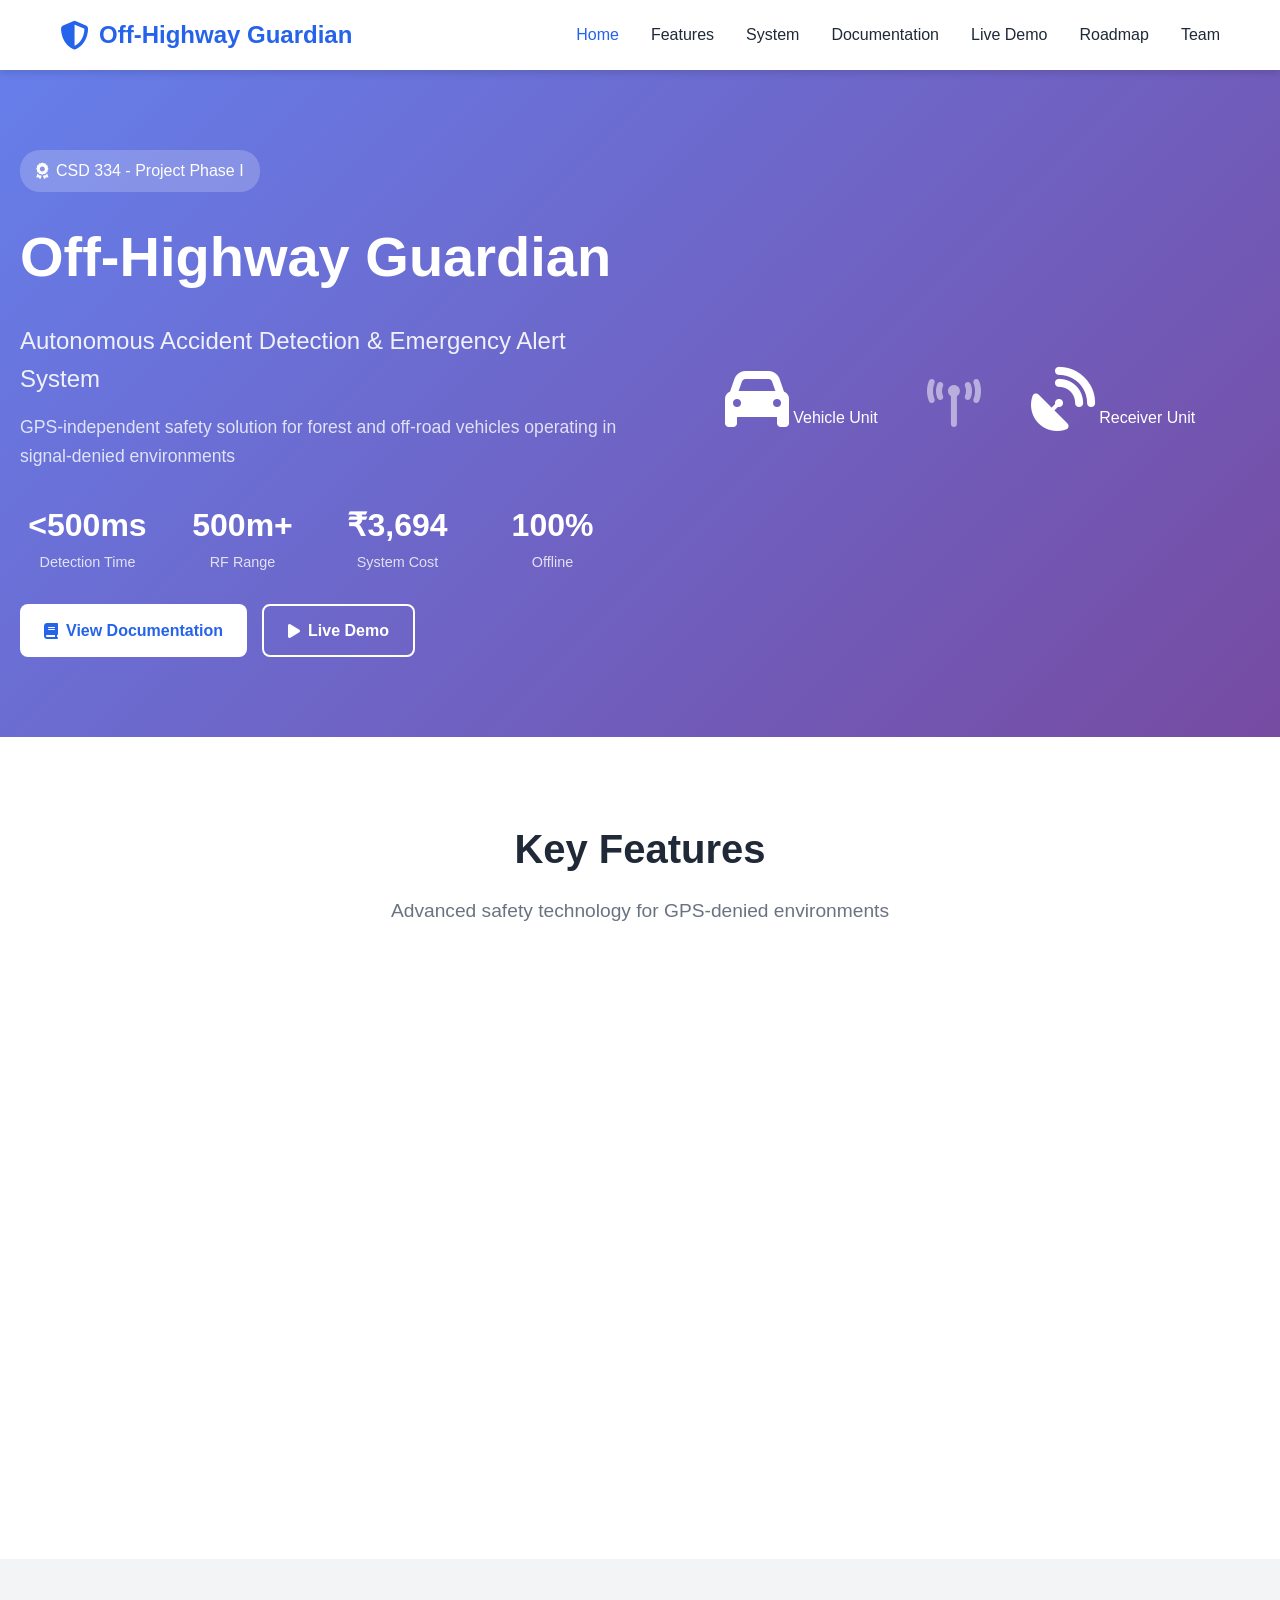
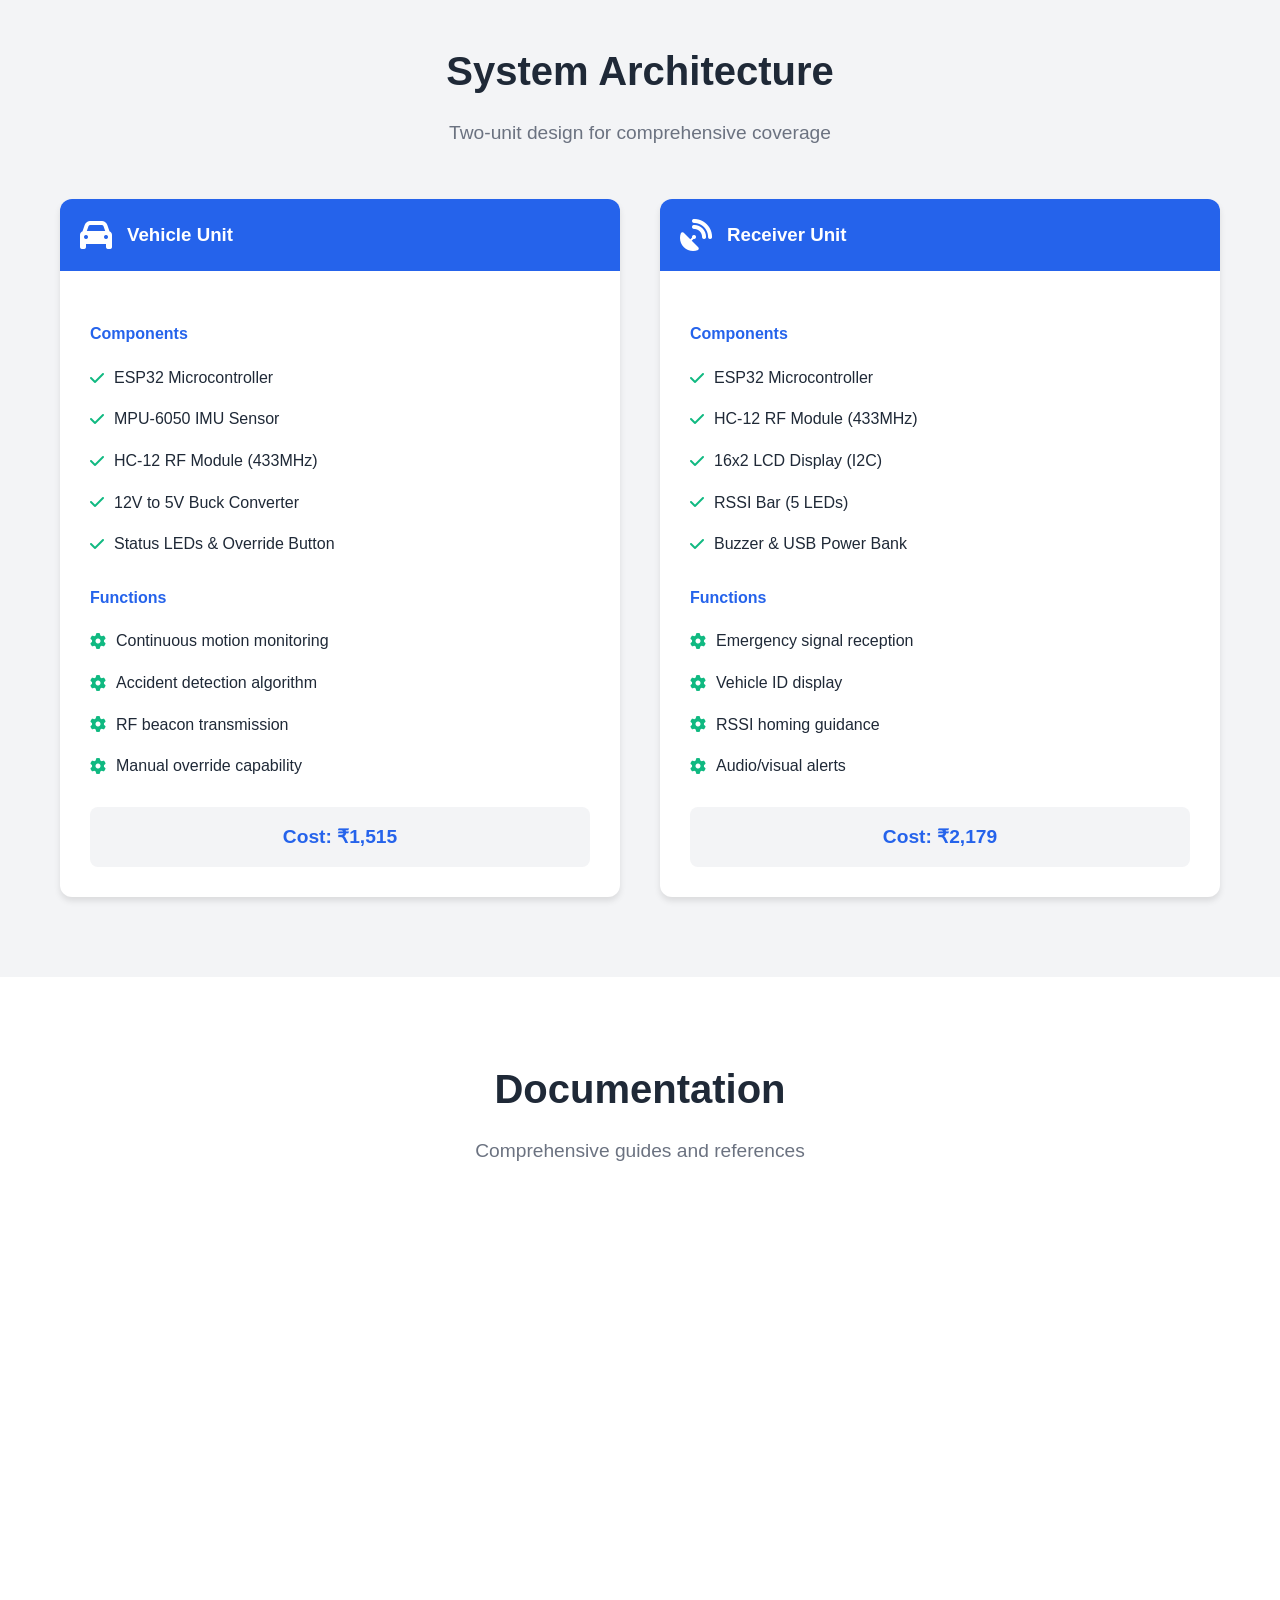
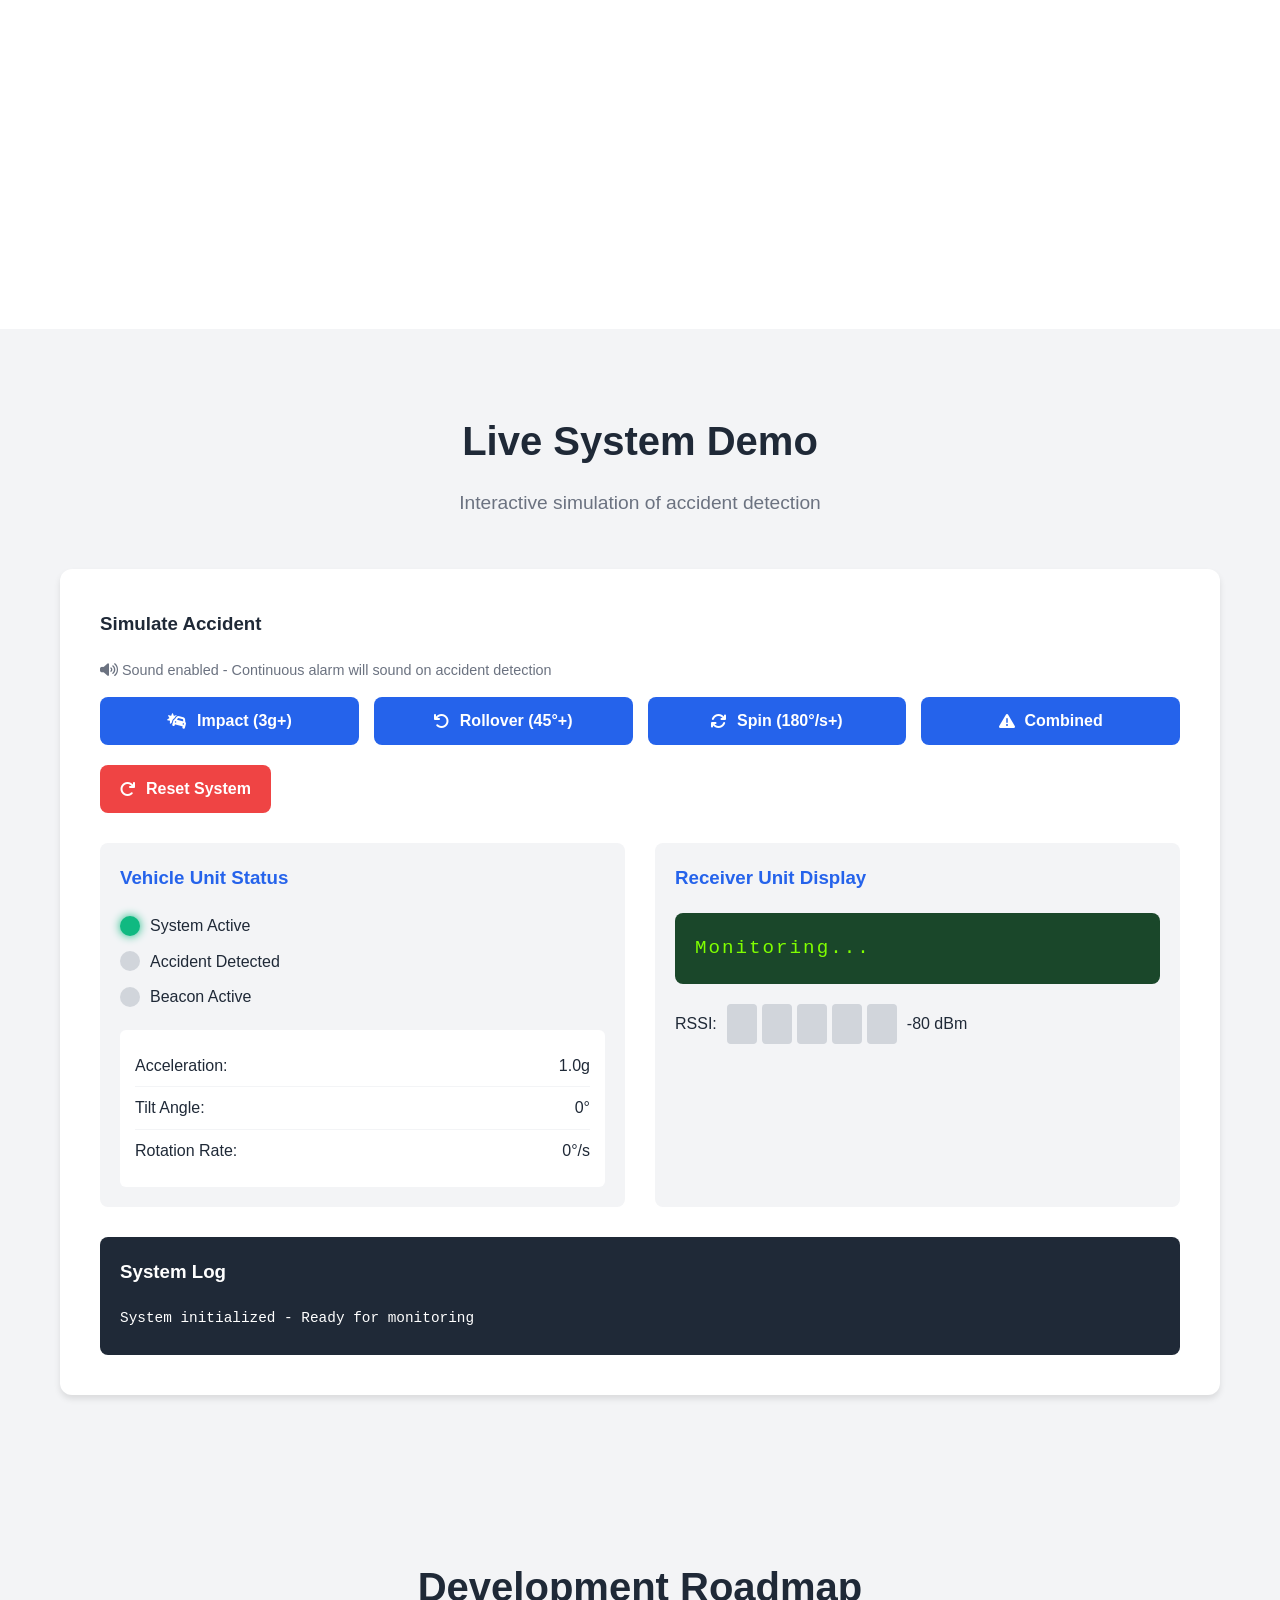
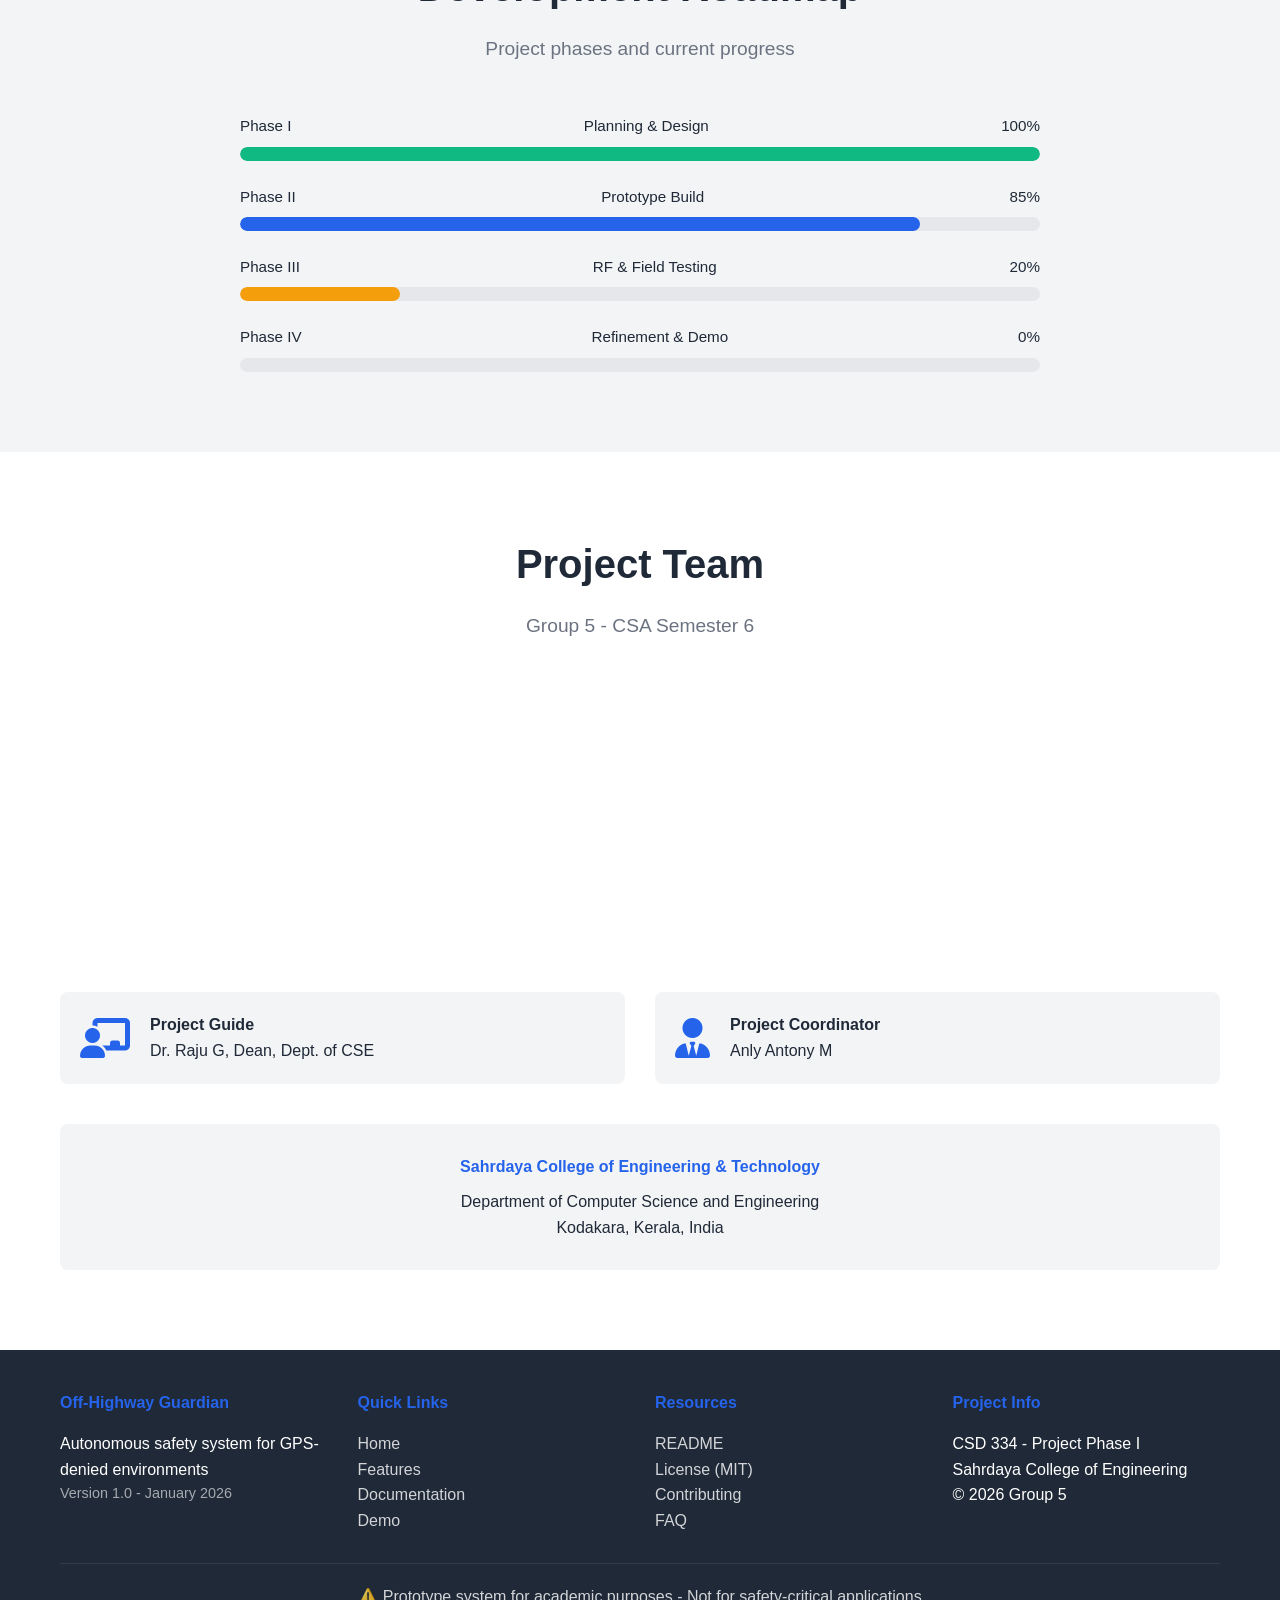
<file: index.html>
<!DOCTYPE html>
<html lang="en">
<head>
    <meta charset="UTF-8">
    <meta http-equiv="refresh" content="0; url=./web-frontend/index.html">
    <meta name="viewport" content="width=device-width, initial-scale=1.0">
    <title>Off-Highway Guardian - Redirecting...</title>
    <style>
        body {
            font-family: system-ui, -apple-system, sans-serif;
            display: flex;
            justify-content: center;
            align-items: center;
            height: 100vh;
            margin: 0;
            background: linear-gradient(135deg, #667eea 0%, #764ba2 100%);
            color: white;
        }
        .container {
            text-align: center;
        }
        h1 { font-size: 2rem; margin-bottom: 1rem; }
        p { font-size: 1.2rem; opacity: 0.9; }
        a {
            color: white;
            text-decoration: underline;
        }
    </style>
</head>
<body>
    <div class="container">
        <h1>🚀 Off-Highway Guardian</h1>
        <p>Redirecting to dashboard...</p>
        <p><a href="./web-frontend/index.html">Click here if not redirected automatically</a></p>
    </div>
</body>
</html>
</file>
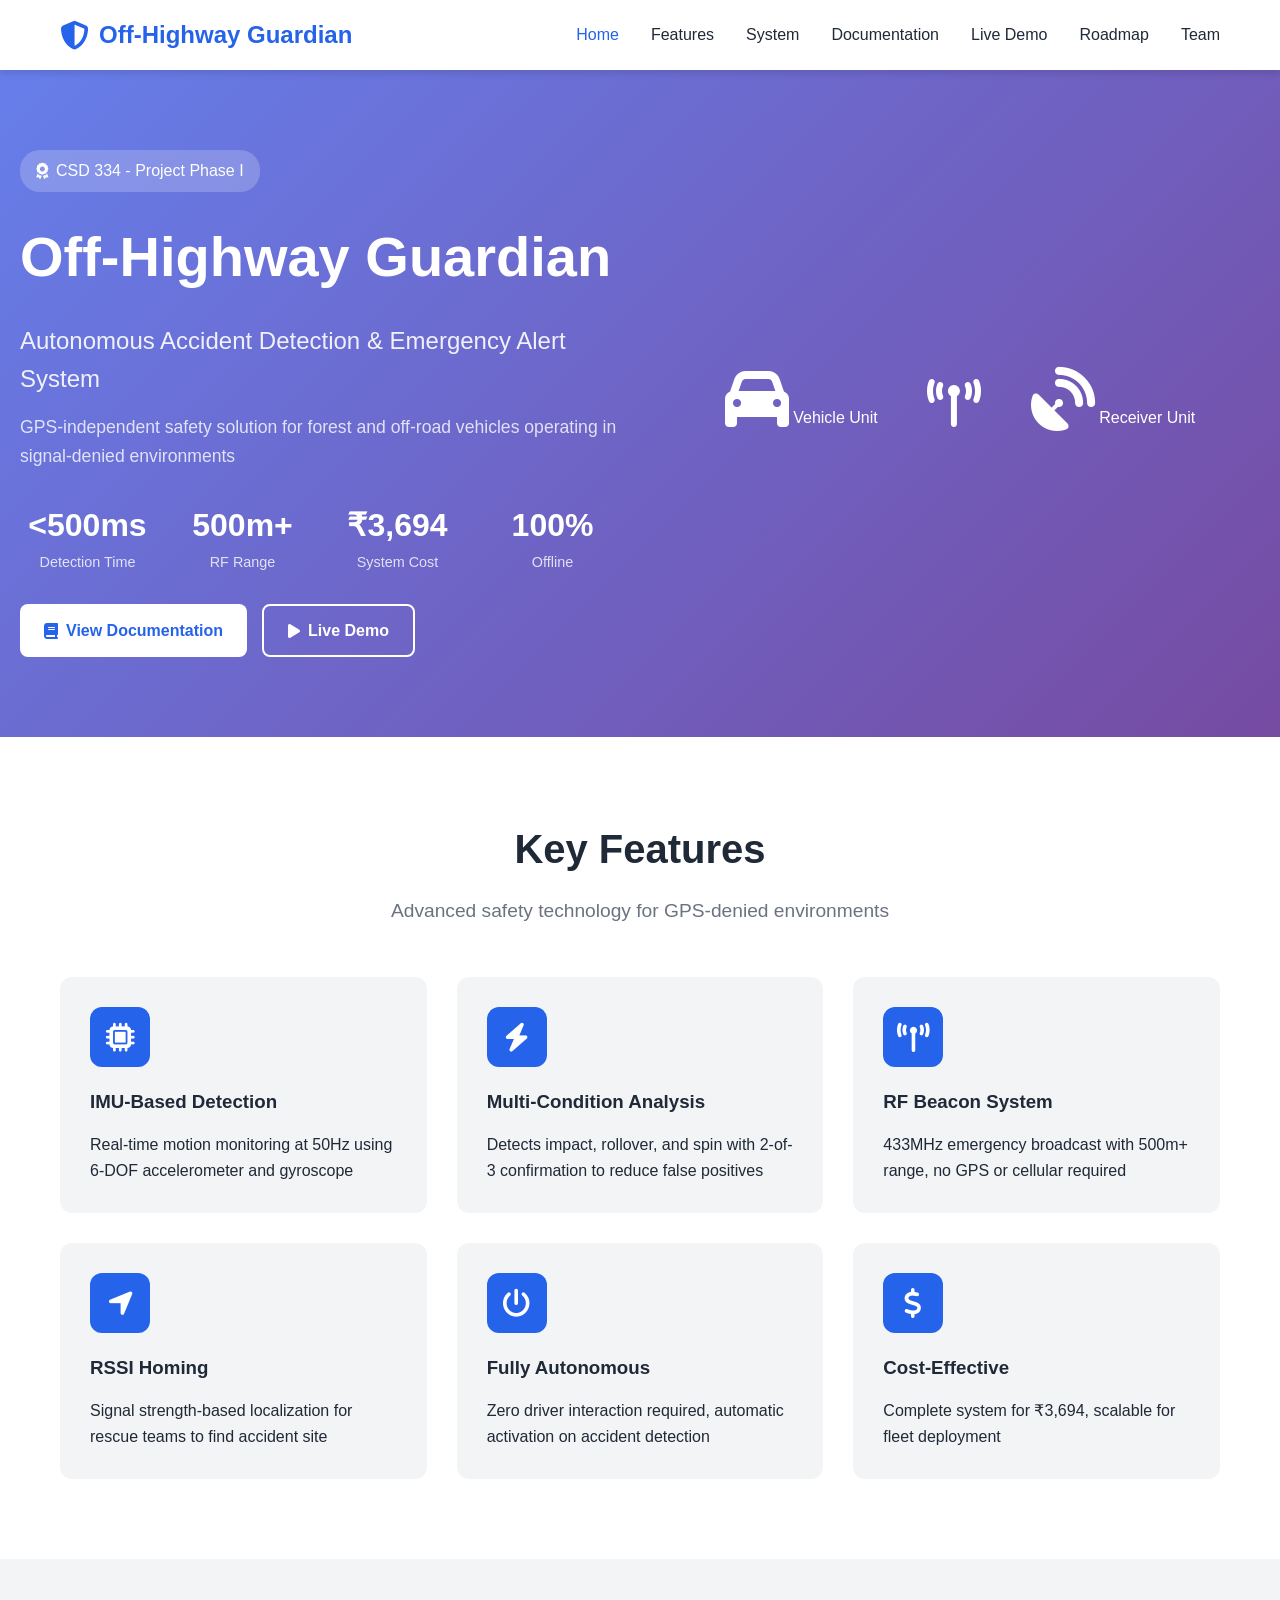
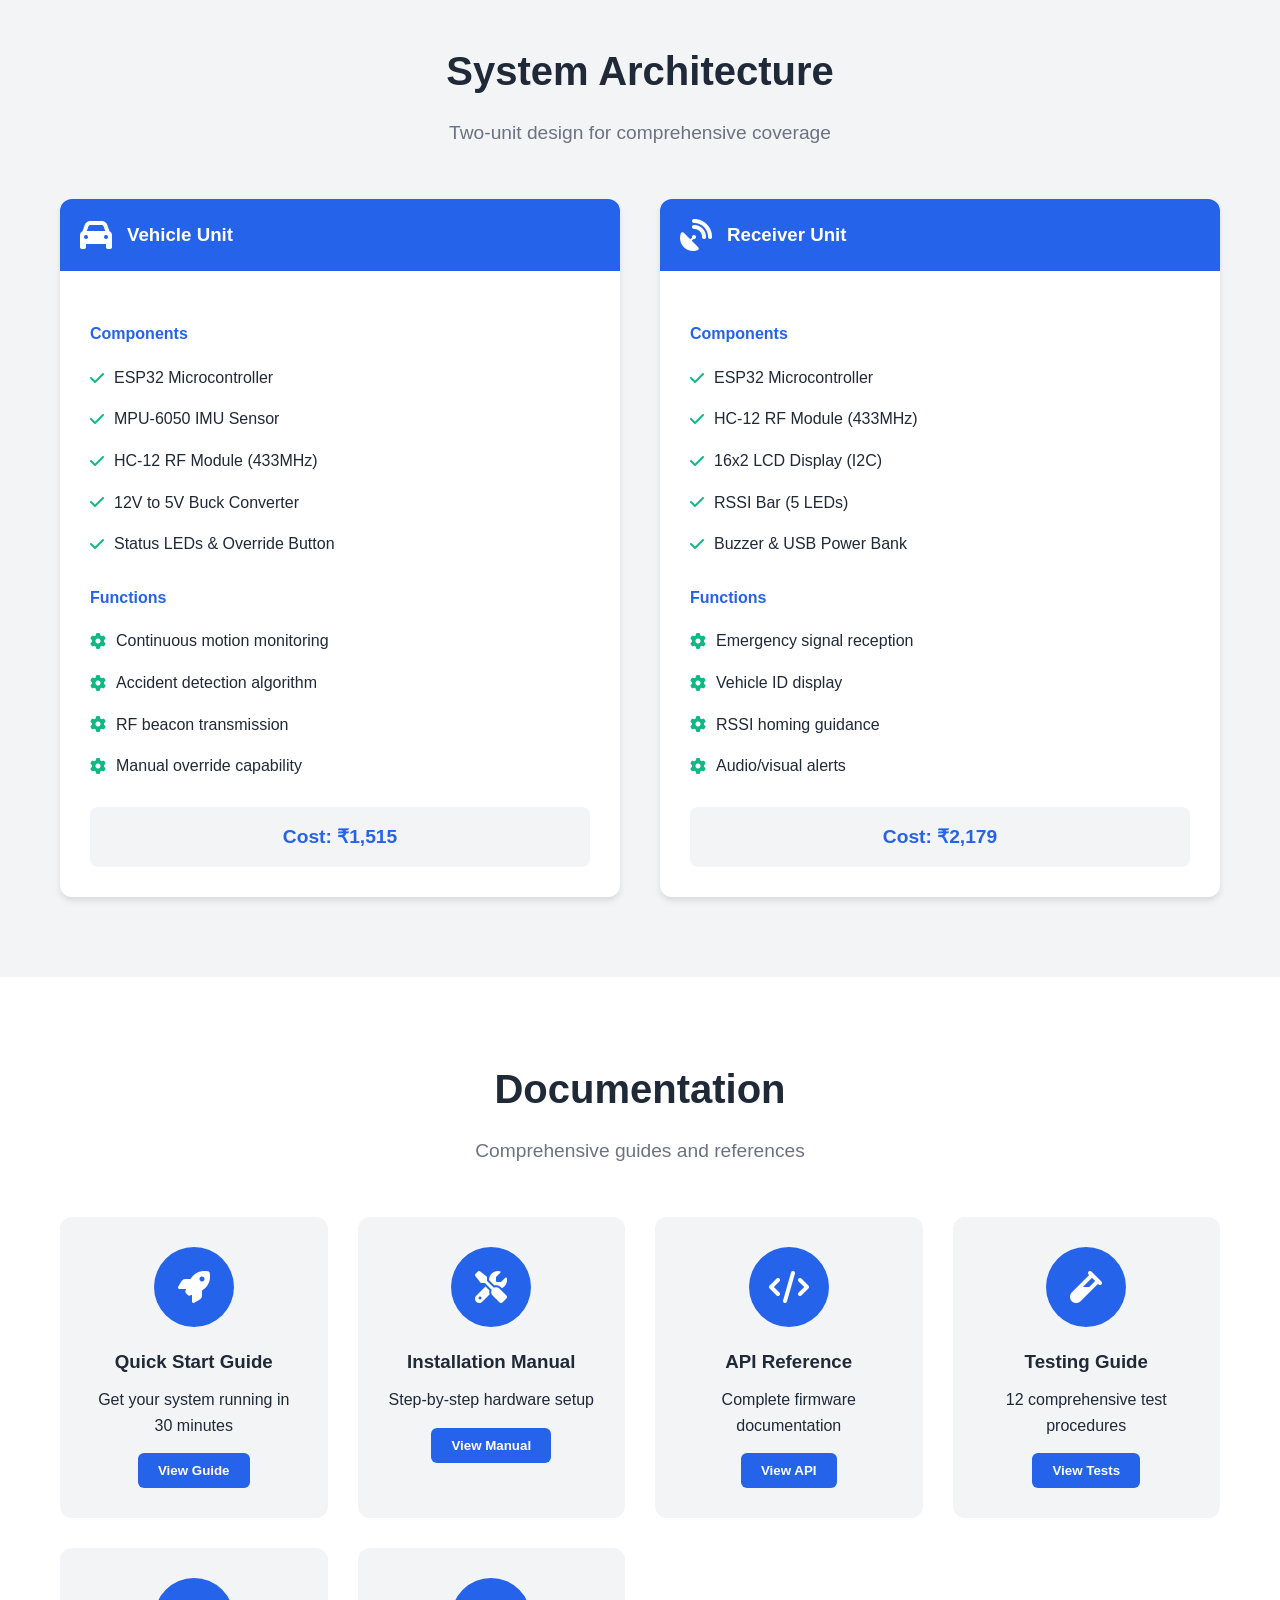
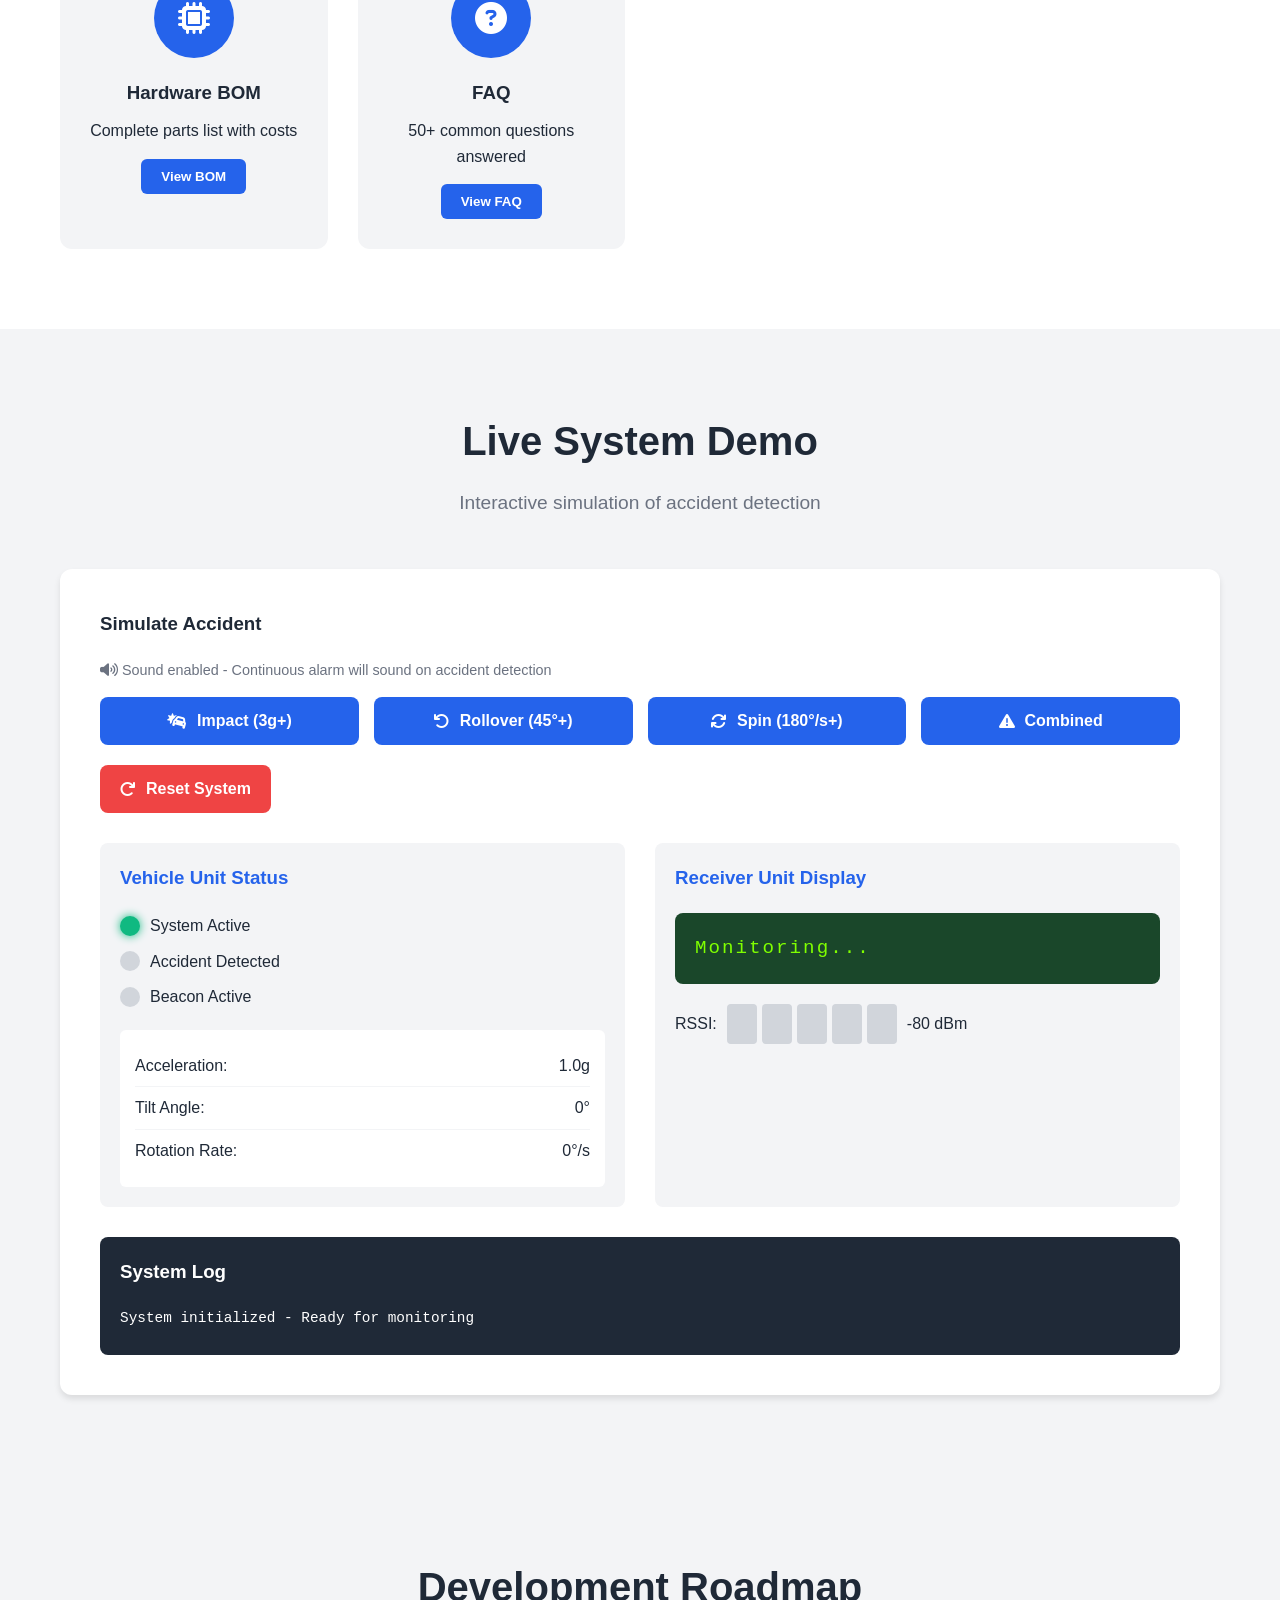
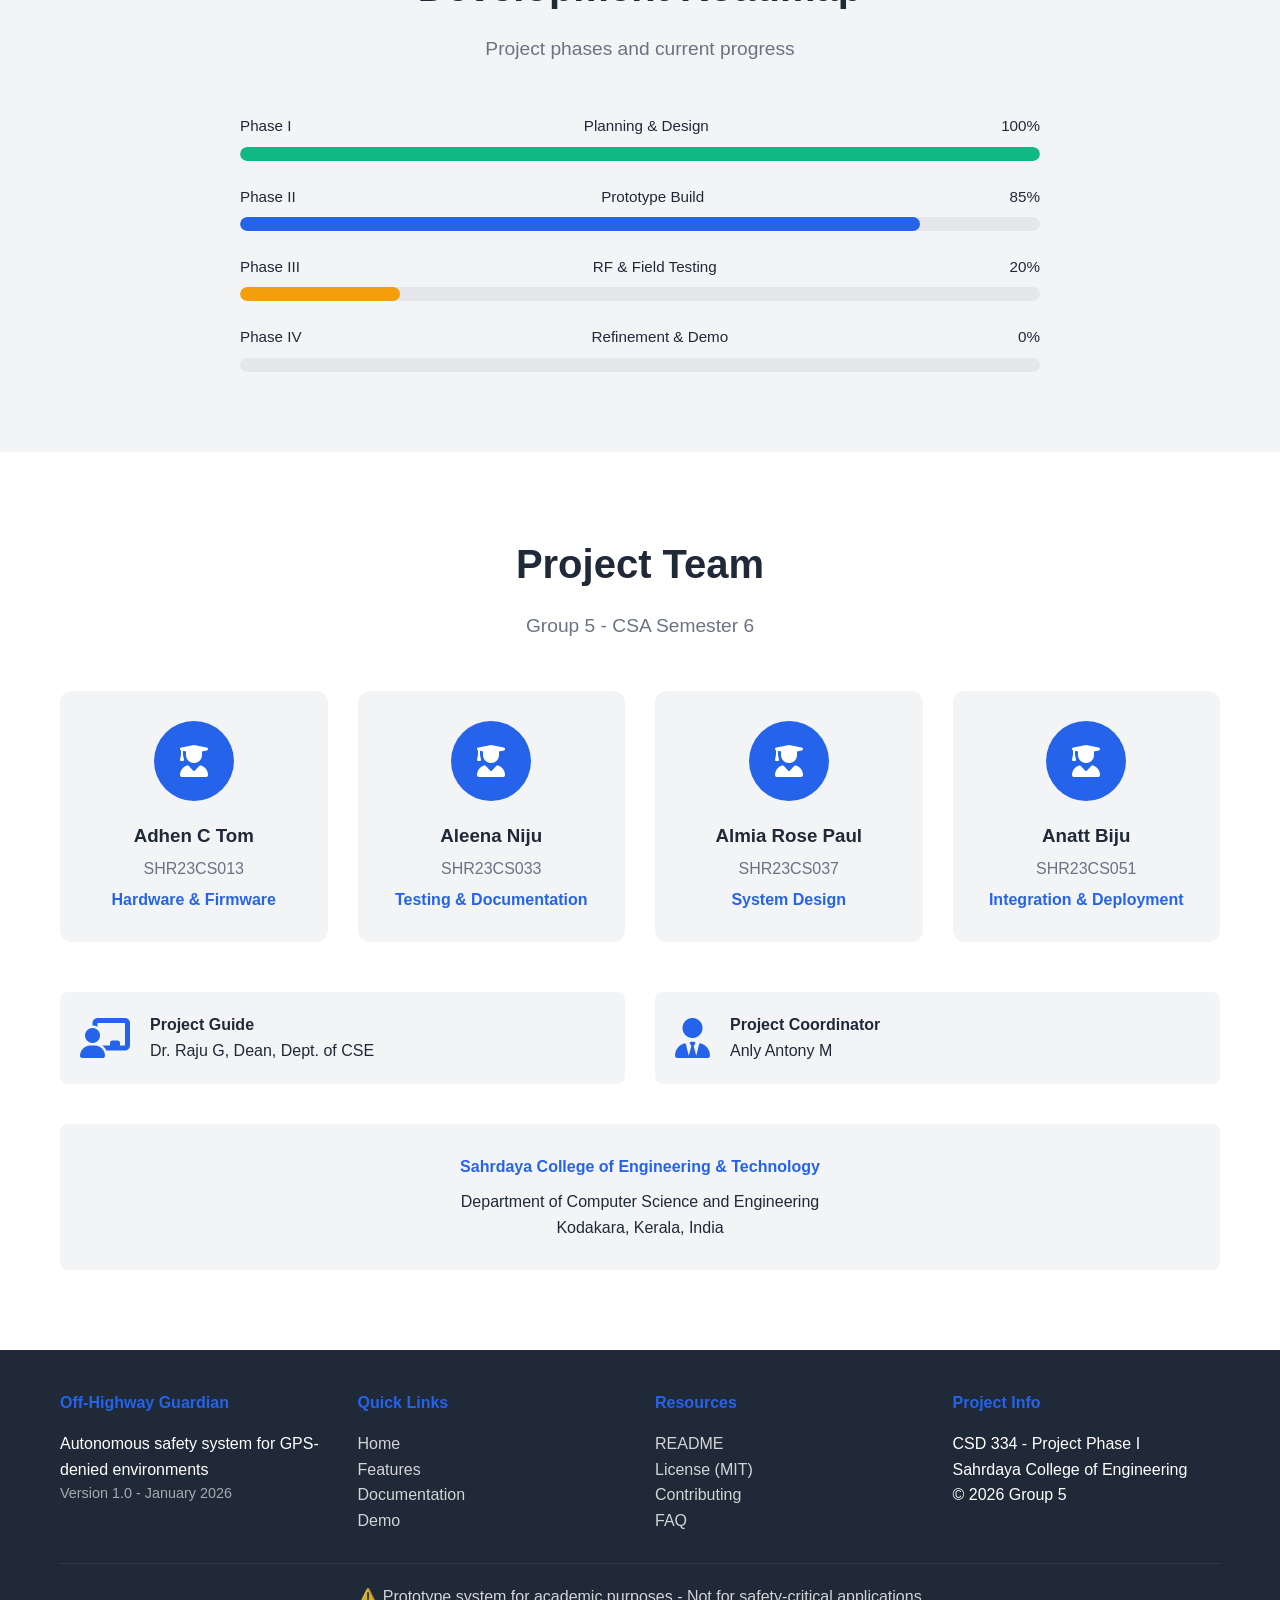
<file: web-frontend/index.html>
<!DOCTYPE html>
<html lang="en">
<head>
    <meta charset="UTF-8">
    <meta name="viewport" content="width=device-width, initial-scale=1.0">
    <title>Off-Highway Guardian - Project Dashboard</title>
    <link rel="stylesheet" href="styles.css">
    <link rel="stylesheet" href="https://cdnjs.cloudflare.com/ajax/libs/font-awesome/6.4.0/css/all.min.css">
</head>
<body>
    <!-- Navigation -->
    <nav class="navbar">
        <div class="nav-container">
            <div class="nav-brand">
                <i class="fas fa-shield-alt"></i>
                <span>Off-Highway Guardian</span>
            </div>
            <ul class="nav-menu">
                <li><a href="#home" class="nav-link active">Home</a></li>
                <li><a href="#features" class="nav-link">Features</a></li>
                <li><a href="#system" class="nav-link">System</a></li>
                <li><a href="#docs" class="nav-link">Documentation</a></li>
                <li><a href="#demo" class="nav-link">Live Demo</a></li>
                <li><a href="#roadmap" class="nav-link">Roadmap</a></li>
                <li><a href="#team" class="nav-link">Team</a></li>
            </ul>
            <button class="nav-toggle" id="navToggle">
                <i class="fas fa-bars"></i>
            </button>
        </div>
    </nav>

    <!-- Hero Section -->
    <section id="home" class="hero">
        <div class="hero-content">
            <div class="hero-badge">
                <i class="fas fa-award"></i>
                <span>CSD 334 - Project Phase I</span>
            </div>
            <h1 class="hero-title">Off-Highway Guardian</h1>
            <p class="hero-subtitle">Autonomous Accident Detection & Emergency Alert System</p>
            <p class="hero-description">
                GPS-independent safety solution for forest and off-road vehicles operating in signal-denied environments
            </p>
            <div class="hero-stats">
                <div class="stat">
                    <div class="stat-value">&lt;500ms</div>
                    <div class="stat-label">Detection Time</div>
                </div>
                <div class="stat">
                    <div class="stat-value">500m+</div>
                    <div class="stat-label">RF Range</div>
                </div>
                <div class="stat">
                    <div class="stat-value">₹3,694</div>
                    <div class="stat-label">System Cost</div>
                </div>
                <div class="stat">
                    <div class="stat-value">100%</div>
                    <div class="stat-label">Offline</div>
                </div>
            </div>
            <div class="hero-buttons">
                <a href="#docs" class="btn btn-primary">
                    <i class="fas fa-book"></i> View Documentation
                </a>
                <a href="#demo" class="btn btn-secondary">
                    <i class="fas fa-play"></i> Live Demo
                </a>
            </div>
        </div>
        <div class="hero-visual">
            <div class="system-diagram">
                <div class="vehicle-unit">
                    <i class="fas fa-car"></i>
                    <span>Vehicle Unit</span>
                </div>
                <div class="rf-signal">
                    <i class="fas fa-broadcast-tower"></i>
                </div>
                <div class="receiver-unit">
                    <i class="fas fa-satellite-dish"></i>
                    <span>Receiver Unit</span>
                </div>
            </div>
        </div>
    </section>

    <!-- Features Section -->
    <section id="features" class="features">
        <div class="container">
            <h2 class="section-title">Key Features</h2>
            <p class="section-subtitle">Advanced safety technology for GPS-denied environments</p>
            
            <div class="features-grid">
                <div class="feature-card">
                    <div class="feature-icon">
                        <i class="fas fa-microchip"></i>
                    </div>
                    <h3>IMU-Based Detection</h3>
                    <p>Real-time motion monitoring at 50Hz using 6-DOF accelerometer and gyroscope</p>
                </div>
                
                <div class="feature-card">
                    <div class="feature-icon">
                        <i class="fas fa-bolt"></i>
                    </div>
                    <h3>Multi-Condition Analysis</h3>
                    <p>Detects impact, rollover, and spin with 2-of-3 confirmation to reduce false positives</p>
                </div>
                
                <div class="feature-card">
                    <div class="feature-icon">
                        <i class="fas fa-broadcast-tower"></i>
                    </div>
                    <h3>RF Beacon System</h3>
                    <p>433MHz emergency broadcast with 500m+ range, no GPS or cellular required</p>
                </div>
                
                <div class="feature-card">
                    <div class="feature-icon">
                        <i class="fas fa-location-arrow"></i>
                    </div>
                    <h3>RSSI Homing</h3>
                    <p>Signal strength-based localization for rescue teams to find accident site</p>
                </div>
                
                <div class="feature-card">
                    <div class="feature-icon">
                        <i class="fas fa-power-off"></i>
                    </div>
                    <h3>Fully Autonomous</h3>
                    <p>Zero driver interaction required, automatic activation on accident detection</p>
                </div>
                
                <div class="feature-card">
                    <div class="feature-icon">
                        <i class="fas fa-dollar-sign"></i>
                    </div>
                    <h3>Cost-Effective</h3>
                    <p>Complete system for ₹3,694, scalable for fleet deployment</p>
                </div>
            </div>
        </div>
    </section>

    <!-- System Architecture -->
    <section id="system" class="system">
        <div class="container">
            <h2 class="section-title">System Architecture</h2>
            <p class="section-subtitle">Two-unit design for comprehensive coverage</p>
            
            <div class="system-grid">
                <div class="system-unit">
                    <div class="unit-header">
                        <i class="fas fa-car"></i>
                        <h3>Vehicle Unit</h3>
                    </div>
                    <div class="unit-content">
                        <h4>Components</h4>
                        <ul>
                            <li><i class="fas fa-check"></i> ESP32 Microcontroller</li>
                            <li><i class="fas fa-check"></i> MPU-6050 IMU Sensor</li>
                            <li><i class="fas fa-check"></i> HC-12 RF Module (433MHz)</li>
                            <li><i class="fas fa-check"></i> 12V to 5V Buck Converter</li>
                            <li><i class="fas fa-check"></i> Status LEDs & Override Button</li>
                        </ul>
                        <h4>Functions</h4>
                        <ul>
                            <li><i class="fas fa-cog"></i> Continuous motion monitoring</li>
                            <li><i class="fas fa-cog"></i> Accident detection algorithm</li>
                            <li><i class="fas fa-cog"></i> RF beacon transmission</li>
                            <li><i class="fas fa-cog"></i> Manual override capability</li>
                        </ul>
                        <div class="unit-cost">Cost: ₹1,515</div>
                    </div>
                </div>
                
                <div class="system-unit">
                    <div class="unit-header">
                        <i class="fas fa-satellite-dish"></i>
                        <h3>Receiver Unit</h3>
                    </div>
                    <div class="unit-content">
                        <h4>Components</h4>
                        <ul>
                            <li><i class="fas fa-check"></i> ESP32 Microcontroller</li>
                            <li><i class="fas fa-check"></i> HC-12 RF Module (433MHz)</li>
                            <li><i class="fas fa-check"></i> 16x2 LCD Display (I2C)</li>
                            <li><i class="fas fa-check"></i> RSSI Bar (5 LEDs)</li>
                            <li><i class="fas fa-check"></i> Buzzer & USB Power Bank</li>
                        </ul>
                        <h4>Functions</h4>
                        <ul>
                            <li><i class="fas fa-cog"></i> Emergency signal reception</li>
                            <li><i class="fas fa-cog"></i> Vehicle ID display</li>
                            <li><i class="fas fa-cog"></i> RSSI homing guidance</li>
                            <li><i class="fas fa-cog"></i> Audio/visual alerts</li>
                        </ul>
                        <div class="unit-cost">Cost: ₹2,179</div>
                    </div>
                </div>
            </div>
        </div>
    </section>

    <!-- Documentation Section -->
    <section id="docs" class="documentation">
        <div class="container">
            <h2 class="section-title">Documentation</h2>
            <p class="section-subtitle">Comprehensive guides and references</p>
            
            <div class="docs-grid">
                <div class="doc-card" data-doc="quick-start">
                    <div class="doc-icon">
                        <i class="fas fa-rocket"></i>
                    </div>
                    <h3>Quick Start Guide</h3>
                    <p>Get your system running in 30 minutes</p>
                    <button class="btn-doc">View Guide</button>
                </div>
                
                <div class="doc-card" data-doc="installation">
                    <div class="doc-icon">
                        <i class="fas fa-tools"></i>
                    </div>
                    <h3>Installation Manual</h3>
                    <p>Step-by-step hardware setup</p>
                    <button class="btn-doc">View Manual</button>
                </div>
                
                <div class="doc-card" data-doc="api">
                    <div class="doc-icon">
                        <i class="fas fa-code"></i>
                    </div>
                    <h3>API Reference</h3>
                    <p>Complete firmware documentation</p>
                    <button class="btn-doc">View API</button>
                </div>
                
                <div class="doc-card" data-doc="testing">
                    <div class="doc-icon">
                        <i class="fas fa-vial"></i>
                    </div>
                    <h3>Testing Guide</h3>
                    <p>12 comprehensive test procedures</p>
                    <button class="btn-doc">View Tests</button>
                </div>
                
                <div class="doc-card" data-doc="hardware">
                    <div class="doc-icon">
                        <i class="fas fa-microchip"></i>
                    </div>
                    <h3>Hardware BOM</h3>
                    <p>Complete parts list with costs</p>
                    <button class="btn-doc">View BOM</button>
                </div>
                
                <div class="doc-card" data-doc="faq">
                    <div class="doc-icon">
                        <i class="fas fa-question-circle"></i>
                    </div>
                    <h3>FAQ</h3>
                    <p>50+ common questions answered</p>
                    <button class="btn-doc">View FAQ</button>
                </div>
            </div>
        </div>
    </section>

    <!-- Live Demo Section -->
    <section id="demo" class="demo">
        <div class="container">
            <h2 class="section-title">Live System Demo</h2>
            <p class="section-subtitle">Interactive simulation of accident detection</p>
            
            <div class="demo-container">
                <div class="demo-controls">
                    <h3>Simulate Accident</h3>
                    <p style="color: #6b7280; font-size: 0.9rem; margin-bottom: 15px;">
                        <i class="fas fa-volume-up"></i> Sound enabled - Continuous alarm will sound on accident detection
                    </p>
                    <div class="control-group">
                        <button class="demo-btn" id="simulateImpact">
                            <i class="fas fa-car-crash"></i>
                            Impact (3g+)
                        </button>
                        <button class="demo-btn" id="simulateRollover">
                            <i class="fas fa-undo"></i>
                            Rollover (45°+)
                        </button>
                        <button class="demo-btn" id="simulateSpin">
                            <i class="fas fa-sync"></i>
                            Spin (180°/s+)
                        </button>
                        <button class="demo-btn" id="simulateCombined">
                            <i class="fas fa-exclamation-triangle"></i>
                            Combined
                        </button>
                    </div>
                    <button class="demo-btn reset" id="resetDemo">
                        <i class="fas fa-redo"></i>
                        Reset System
                    </button>
                </div>
                
                <div class="demo-display">
                    <div class="vehicle-status">
                        <h3>Vehicle Unit Status</h3>
                        <div class="status-indicators">
                            <div class="indicator" id="ledSystem">
                                <div class="led green"></div>
                                <span>System Active</span>
                            </div>
                            <div class="indicator" id="ledAccident">
                                <div class="led yellow"></div>
                                <span>Accident Detected</span>
                            </div>
                            <div class="indicator" id="ledBeacon">
                                <div class="led red"></div>
                                <span>Beacon Active</span>
                            </div>
                        </div>
                        <div class="sensor-data">
                            <div class="sensor-reading">
                                <span>Acceleration:</span>
                                <span id="accelValue">1.0g</span>
                            </div>
                            <div class="sensor-reading">
                                <span>Tilt Angle:</span>
                                <span id="tiltValue">0°</span>
                            </div>
                            <div class="sensor-reading">
                                <span>Rotation Rate:</span>
                                <span id="gyroValue">0°/s</span>
                            </div>
                        </div>
                    </div>
                    
                    <div class="receiver-status">
                        <h3>Receiver Unit Display</h3>
                        <div class="lcd-display">
                            <div class="lcd-line" id="lcdLine1">Monitoring...</div>
                            <div class="lcd-line" id="lcdLine2"></div>
                        </div>
                        <div class="rssi-bar">
                            <span>RSSI:</span>
                            <div class="rssi-leds">
                                <div class="rssi-led"></div>
                                <div class="rssi-led"></div>
                                <div class="rssi-led"></div>
                                <div class="rssi-led"></div>
                                <div class="rssi-led"></div>
                            </div>
                            <span id="rssiValue">-80 dBm</span>
                        </div>
                    </div>
                </div>
                
                <div class="demo-log">
                    <h3>System Log</h3>
                    <div class="log-content" id="logContent">
                        <div class="log-entry">System initialized - Ready for monitoring</div>
                    </div>
                </div>
            </div>
        </div>
    </section>

    <!-- Roadmap Section -->
    <section id="roadmap" class="roadmap">
        <div class="container">
            <h2 class="section-title">Development Roadmap</h2>
            <p class="section-subtitle">Project phases and current progress</p>
            <div class="roadmap-bars"></div>
        </div>
    </section>

    <!-- Team Section -->
    <section id="team" class="team">
        <div class="container">
            <h2 class="section-title">Project Team</h2>
            <p class="section-subtitle">Group 5 - CSA Semester 6</p>
            
            <div class="team-grid">
                <div class="team-card">
                    <div class="team-icon">
                        <i class="fas fa-user-graduate"></i>
                    </div>
                    <h3>Adhen C Tom</h3>
                    <p class="team-id">SHR23CS013</p>
                    <p class="team-role">Hardware & Firmware</p>
                </div>
                
                <div class="team-card">
                    <div class="team-icon">
                        <i class="fas fa-user-graduate"></i>
                    </div>
                    <h3>Aleena Niju</h3>
                    <p class="team-id">SHR23CS033</p>
                    <p class="team-role">Testing & Documentation</p>
                </div>
                
                <div class="team-card">
                    <div class="team-icon">
                        <i class="fas fa-user-graduate"></i>
                    </div>
                    <h3>Almia Rose Paul</h3>
                    <p class="team-id">SHR23CS037</p>
                    <p class="team-role">System Design</p>
                </div>
                
                <div class="team-card">
                    <div class="team-icon">
                        <i class="fas fa-user-graduate"></i>
                    </div>
                    <h3>Anatt Biju</h3>
                    <p class="team-id">SHR23CS051</p>
                    <p class="team-role">Integration & Deployment</p>
                </div>
            </div>
            
            <div class="team-supervisors">
                <div class="supervisor">
                    <i class="fas fa-chalkboard-teacher"></i>
                    <div>
                        <h4>Project Guide</h4>
                        <p>Dr. Raju G, Dean, Dept. of CSE</p>
                    </div>
                </div>
                <div class="supervisor">
                    <i class="fas fa-user-tie"></i>
                    <div>
                        <h4>Project Coordinator</h4>
                        <p>Anly Antony M</p>
                    </div>
                </div>
            </div>
            
            <div class="institution">
                <h4>Sahrdaya College of Engineering & Technology</h4>
                <p>Department of Computer Science and Engineering</p>
                <p>Kodakara, Kerala, India</p>
            </div>
        </div>
    </section>

    <!-- Footer -->
    <footer class="footer">
        <div class="container">
            <div class="footer-content">
                <div class="footer-section">
                    <h4>Off-Highway Guardian</h4>
                    <p>Autonomous safety system for GPS-denied environments</p>
                    <p class="footer-version">Version 1.0 - January 2026</p>
                </div>
                <div class="footer-section">
                    <h4>Quick Links</h4>
                    <ul>
                        <li><a href="#home">Home</a></li>
                        <li><a href="#features">Features</a></li>
                        <li><a href="#docs">Documentation</a></li>
                        <li><a href="#demo">Demo</a></li>
                    </ul>
                </div>
                <div class="footer-section">
                    <h4>Resources</h4>
                    <ul>
                        <li><a href="../README.md">README</a></li>
                        <li><a href="../LICENSE">License (MIT)</a></li>
                        <li><a href="../CONTRIBUTING.md">Contributing</a></li>
                        <li><a href="../docs/FAQ.md">FAQ</a></li>
                    </ul>
                </div>
                <div class="footer-section">
                    <h4>Project Info</h4>
                    <p>CSD 334 - Project Phase I</p>
                    <p>Sahrdaya College of Engineering</p>
                    <p>© 2026 Group 5</p>
                </div>
            </div>
            <div class="footer-bottom">
                <p>⚠️ Prototype system for academic purposes - Not for safety-critical applications</p>
            </div>
        </div>
    </footer>

    <!-- Modal for Documentation -->
    <div id="docModal" class="modal">
        <div class="modal-content">
            <span class="modal-close">&times;</span>
            <div id="modalBody"></div>
        </div>
    </div>

    <script src="script.js"></script>
</body>
</html>
</file>
<file: web-frontend/styles.css>
/* Reset and Base Styles */
* {
    margin: 0;
    padding: 0;
    box-sizing: border-box;
}

:root {
    --primary-color: #2563eb;
    --secondary-color: #10b981;
    --danger-color: #ef4444;
    --warning-color: #f59e0b;
    --dark: #1f2937;
    --light: #f3f4f6;
    --white: #ffffff;
    --shadow: 0 4px 6px rgba(0, 0, 0, 0.1);
    --shadow-lg: 0 10px 15px rgba(0, 0, 0, 0.1);
}

body {
    font-family: 'Segoe UI', Tahoma, Geneva, Verdana, sans-serif;
    line-height: 1.6;
    color: var(--dark);
    background: var(--light);
}

.container {
    max-width: 1200px;
    margin: 0 auto;
    padding: 0 20px;
}

/* Navigation */
.navbar {
    background: var(--white);
    box-shadow: var(--shadow);
    position: sticky;
    top: 0;
    z-index: 1000;
}

.nav-container {
    max-width: 1200px;
    margin: 0 auto;
    padding: 1rem 20px;
    display: flex;
    justify-content: space-between;
    align-items: center;
}

.nav-brand {
    display: flex;
    align-items: center;
    gap: 10px;
    font-size: 1.5rem;
    font-weight: bold;
    color: var(--primary-color);
}

.nav-brand i {
    font-size: 1.8rem;
}

.nav-menu {
    display: flex;
    list-style: none;
    gap: 2rem;
}

.nav-link {
    text-decoration: none;
    color: var(--dark);
    font-weight: 500;
    transition: color 0.3s;
}

.nav-link:hover,
.nav-link.active {
    color: var(--primary-color);
}

.nav-toggle {
    display: none;
    background: none;
    border: none;
    font-size: 1.5rem;
    cursor: pointer;
}

/* Hero Section */
.hero {
    background: linear-gradient(135deg, #667eea 0%, #764ba2 100%);
    color: var(--white);
    padding: 80px 20px;
    display: grid;
    grid-template-columns: 1fr 1fr;
    gap: 40px;
    align-items: center;
}

.hero-badge {
    display: inline-flex;
    align-items: center;
    gap: 8px;
    background: rgba(255, 255, 255, 0.2);
    padding: 8px 16px;
    border-radius: 20px;
    margin-bottom: 20px;
}

.hero-title {
    font-size: 3.5rem;
    margin-bottom: 20px;
    font-weight: 800;
}

.hero-subtitle {
    font-size: 1.5rem;
    margin-bottom: 15px;
    opacity: 0.9;
}

.hero-description {
    font-size: 1.1rem;
    margin-bottom: 30px;
    opacity: 0.8;
}

.hero-stats {
    display: grid;
    grid-template-columns: repeat(4, 1fr);
    gap: 20px;
    margin: 30px 0;
}

.stat {
    text-align: center;
}

.stat-value {
    font-size: 2rem;
    font-weight: bold;
}

.stat-label {
    font-size: 0.9rem;
    opacity: 0.8;
}

.hero-buttons {
    display: flex;
    gap: 15px;
}

.btn {
    padding: 12px 24px;
    border-radius: 8px;
    text-decoration: none;
    font-weight: 600;
    display: inline-flex;
    align-items: center;
    gap: 8px;
    transition: transform 0.3s, box-shadow 0.3s;
}

.btn:hover {
    transform: translateY(-2px);
    box-shadow: var(--shadow-lg);
}

.btn-primary {
    background: var(--white);
    color: var(--primary-color);
}

.btn-secondary {
    background: transparent;
    color: var(--white);
    border: 2px solid var(--white);
}

.system-diagram {
    display: flex;
    justify-content: space-around;
    align-items: center;
    padding: 40px;
}

.vehicle-unit, .receiver-unit {
    text-align: center;
}

.vehicle-unit i, .receiver-unit i {
    font-size: 4rem;
    margin-bottom: 10px;
}

.rf-signal i {
    font-size: 3rem;
    animation: pulse 2s infinite;
}

@keyframes pulse {
    0%, 100% { opacity: 0.5; }
    50% { opacity: 1; }
}

/* Sections */
section {
    padding: 80px 20px;
}

.section-title {
    font-size: 2.5rem;
    text-align: center;
    margin-bottom: 15px;
    color: var(--dark);
}

.section-subtitle {
    text-align: center;
    font-size: 1.2rem;
    color: #6b7280;
    margin-bottom: 50px;
}

/* Features */
.features {
    background: var(--white);
}

.features-grid {
    display: grid;
    grid-template-columns: repeat(auto-fit, minmax(300px, 1fr));
    gap: 30px;
}

.feature-card {
    padding: 30px;
    background: var(--light);
    border-radius: 12px;
    transition: transform 0.3s, box-shadow 0.3s;
}

.feature-card:hover {
    transform: translateY(-5px);
    box-shadow: var(--shadow-lg);
}

.feature-icon {
    width: 60px;
    height: 60px;
    background: var(--primary-color);
    color: var(--white);
    border-radius: 12px;
    display: flex;
    align-items: center;
    justify-content: center;
    font-size: 1.8rem;
    margin-bottom: 20px;
}

.feature-card h3 {
    margin-bottom: 15px;
    color: var(--dark);
}

/* System */
.system-grid {
    display: grid;
    grid-template-columns: repeat(auto-fit, minmax(400px, 1fr));
    gap: 40px;
}

.system-unit {
    background: var(--white);
    border-radius: 12px;
    overflow: hidden;
    box-shadow: var(--shadow);
}

.unit-header {
    background: var(--primary-color);
    color: var(--white);
    padding: 20px;
    display: flex;
    align-items: center;
    gap: 15px;
}

.unit-header i {
    font-size: 2rem;
}

.unit-content {
    padding: 30px;
}

.unit-content h4 {
    margin: 20px 0 10px 0;
    color: var(--primary-color);
}

.unit-content ul {
    list-style: none;
    margin-bottom: 20px;
}

.unit-content li {
    padding: 8px 0;
    display: flex;
    align-items: center;
    gap: 10px;
}

.unit-content li i {
    color: var(--secondary-color);
}

.unit-cost {
    background: var(--light);
    padding: 15px;
    border-radius: 8px;
    text-align: center;
    font-weight: bold;
    font-size: 1.2rem;
    color: var(--primary-color);
}

/* Documentation */
.documentation {
    background: var(--white);
}

.docs-grid {
    display: grid;
    grid-template-columns: repeat(auto-fit, minmax(250px, 1fr));
    gap: 30px;
}

.doc-card {
    background: var(--light);
    padding: 30px;
    border-radius: 12px;
    text-align: center;
    transition: transform 0.3s;
    cursor: pointer;
}

.doc-card:hover {
    transform: translateY(-5px);
    box-shadow: var(--shadow-lg);
}

.doc-icon {
    width: 80px;
    height: 80px;
    background: var(--primary-color);
    color: var(--white);
    border-radius: 50%;
    display: flex;
    align-items: center;
    justify-content: center;
    font-size: 2rem;
    margin: 0 auto 20px;
}

.doc-card h3 {
    margin-bottom: 10px;
}

.btn-doc {
    margin-top: 15px;
    padding: 10px 20px;
    background: var(--primary-color);
    color: var(--white);
    border: none;
    border-radius: 6px;
    cursor: pointer;
    font-weight: 600;
    transition: background 0.3s;
}

.btn-doc:hover {
    background: #1d4ed8;
}

/* Demo */
.demo-container {
    background: var(--white);
    border-radius: 12px;
    padding: 40px;
    box-shadow: var(--shadow);
}

.demo-controls {
    margin-bottom: 30px;
}

.demo-controls h3 {
    margin-bottom: 20px;
}

.control-group {
    display: grid;
    grid-template-columns: repeat(auto-fit, minmax(200px, 1fr));
    gap: 15px;
    margin-bottom: 20px;
}

.demo-btn {
    padding: 15px 20px;
    background: var(--primary-color);
    color: var(--white);
    border: none;
    border-radius: 8px;
    cursor: pointer;
    font-size: 1rem;
    font-weight: 600;
    display: flex;
    align-items: center;
    justify-content: center;
    gap: 10px;
    transition: background 0.3s;
}

.demo-btn:hover {
    background: #1d4ed8;
}

.demo-btn.reset {
    background: var(--danger-color);
}

.demo-btn.reset:hover {
    background: #dc2626;
}

.demo-display {
    display: grid;
    grid-template-columns: 1fr 1fr;
    gap: 30px;
    margin-bottom: 30px;
}

.vehicle-status, .receiver-status {
    background: var(--light);
    padding: 20px;
    border-radius: 8px;
}

.vehicle-status h3, .receiver-status h3 {
    margin-bottom: 20px;
    color: var(--primary-color);
}

.status-indicators {
    margin-bottom: 20px;
}

.indicator {
    display: flex;
    align-items: center;
    gap: 10px;
    margin-bottom: 10px;
}

.led {
    width: 20px;
    height: 20px;
    border-radius: 50%;
    background: #d1d5db;
}

.led.green.active {
    background: var(--secondary-color);
    box-shadow: 0 0 10px var(--secondary-color);
}

.led.yellow.active {
    background: var(--warning-color);
    box-shadow: 0 0 10px var(--warning-color);
}

.led.red.active {
    background: var(--danger-color);
    box-shadow: 0 0 10px var(--danger-color);
    animation: blink 1s infinite;
}

@keyframes blink {
    0%, 100% { opacity: 1; }
    50% { opacity: 0.3; }
}

.sensor-data {
    background: var(--white);
    padding: 15px;
    border-radius: 6px;
}

.sensor-reading {
    display: flex;
    justify-content: space-between;
    padding: 8px 0;
    border-bottom: 1px solid var(--light);
}

.sensor-reading:last-child {
    border-bottom: none;
}

.lcd-display {
    background: #1a472a;
    color: #7fff00;
    font-family: 'Courier New', monospace;
    padding: 20px;
    border-radius: 8px;
    margin-bottom: 20px;
}

.lcd-line {
    font-size: 1.2rem;
    letter-spacing: 2px;
}

.rssi-bar {
    display: flex;
    align-items: center;
    gap: 10px;
}

.rssi-leds {
    display: flex;
    gap: 5px;
}

.rssi-led {
    width: 30px;
    height: 40px;
    background: #d1d5db;
    border-radius: 4px;
}

.rssi-led.active {
    background: var(--secondary-color);
}

.demo-log {
    background: var(--dark);
    color: var(--white);
    padding: 20px;
    border-radius: 8px;
}

.demo-log h3 {
    margin-bottom: 15px;
}

.log-content {
    max-height: 200px;
    overflow-y: auto;
    font-family: 'Courier New', monospace;
    font-size: 0.9rem;
}

.log-entry {
    padding: 5px 0;
    border-bottom: 1px solid rgba(255, 255, 255, 0.1);
}

.log-entry:last-child {
    border-bottom: none;
}

/* Team */
.team {
    background: var(--white);
}

.team-grid {
    display: grid;
    grid-template-columns: repeat(auto-fit, minmax(250px, 1fr));
    gap: 30px;
    margin-bottom: 50px;
}

.team-card {
    background: var(--light);
    padding: 30px;
    border-radius: 12px;
    text-align: center;
}

.team-icon {
    width: 80px;
    height: 80px;
    background: var(--primary-color);
    color: var(--white);
    border-radius: 50%;
    display: flex;
    align-items: center;
    justify-content: center;
    font-size: 2rem;
    margin: 0 auto 20px;
}

.team-id {
    color: #6b7280;
    margin: 5px 0;
}

.team-role {
    color: var(--primary-color);
    font-weight: 600;
}

.team-supervisors {
    display: grid;
    grid-template-columns: repeat(auto-fit, minmax(300px, 1fr));
    gap: 30px;
    margin-bottom: 40px;
}

.supervisor {
    display: flex;
    align-items: center;
    gap: 20px;
    background: var(--light);
    padding: 20px;
    border-radius: 8px;
}

.supervisor i {
    font-size: 2.5rem;
    color: var(--primary-color);
}

.institution {
    text-align: center;
    padding: 30px;
    background: var(--light);
    border-radius: 8px;
}

.institution h4 {
    color: var(--primary-color);
    margin-bottom: 10px;
}

/* Footer */
.footer {
    background: var(--dark);
    color: var(--white);
    padding: 40px 20px 20px;
}

.footer-content {
    display: grid;
    grid-template-columns: repeat(auto-fit, minmax(200px, 1fr));
    gap: 30px;
    margin-bottom: 30px;
}

.footer-section h4 {
    margin-bottom: 15px;
    color: var(--primary-color);
}

.footer-section ul {
    list-style: none;
}

.footer-section a {
    color: var(--white);
    text-decoration: none;
    opacity: 0.8;
    transition: opacity 0.3s;
}

.footer-section a:hover {
    opacity: 1;
}

.footer-version {
    opacity: 0.6;
    font-size: 0.9rem;
}

.footer-bottom {
    text-align: center;
    padding-top: 20px;
    border-top: 1px solid rgba(255, 255, 255, 0.1);
    opacity: 0.8;
}

/* Modal */
.modal {
    display: none;
    position: fixed;
    z-index: 2000;
    left: 0;
    top: 0;
    width: 100%;
    height: 100%;
    background: rgba(0, 0, 0, 0.8);
}

.modal-content {
    background: var(--white);
    margin: 5% auto;
    padding: 40px;
    width: 90%;
    max-width: 900px;
    max-height: 80vh;
    overflow-y: auto;
    border-radius: 12px;
    position: relative;
}

.modal-close {
    position: absolute;
    right: 20px;
    top: 20px;
    font-size: 2rem;
    cursor: pointer;
    color: var(--dark);
}

.modal-close:hover {
    color: var(--danger-color);
}

/* Responsive */
@media (max-width: 768px) {
    .nav-menu {
        display: none;
    }
    
    .nav-toggle {
        display: block;
    }
    
    .hero {
        grid-template-columns: 1fr;
    }
    
    .hero-title {
        font-size: 2.5rem;
    }
    
    .hero-stats {
        grid-template-columns: repeat(2, 1fr);
    }
    
    .demo-display {
        grid-template-columns: 1fr;
    }
    
    .system-grid {
        grid-template-columns: 1fr;
    }
}

/* Mobile nav open state */
.nav-menu.open {
    display: flex;
    flex-direction: column;
    position: absolute;
    top: 70px;
    left: 0;
    right: 0;
    background: var(--white);
    padding: 20px;
    box-shadow: var(--shadow-lg);
    gap: 1rem;
}

/* Modal tables */
.modal-table {
    width: 100%;
    border-collapse: collapse;
    margin: 15px 0;
}

.modal-table th,
.modal-table td {
    padding: 10px 14px;
    border: 1px solid #e5e7eb;
    text-align: left;
    font-size: 0.95rem;
}

.modal-table th {
    background: var(--primary-color);
    color: var(--white);
}

.modal-table tr:nth-child(even) td {
    background: var(--light);
}

/* Modal content headings */
#modalBody h2 { font-size: 1.8rem; margin-bottom: 20px; color: var(--primary-color); }
#modalBody h3 { font-size: 1.2rem; margin: 24px 0 10px; color: var(--dark); }
#modalBody h4 { margin: 16px 0 8px; }
#modalBody p  { margin-bottom: 12px; line-height: 1.7; }
#modalBody ul, #modalBody ol { padding-left: 20px; margin-bottom: 12px; }
#modalBody li { margin-bottom: 6px; }
#modalBody pre {
    background: #1f2937;
    color: #d1fae5;
    padding: 16px;
    border-radius: 8px;
    overflow-x: auto;
    font-size: 0.85rem;
    margin: 12px 0;
    line-height: 1.6;
}
#modalBody code {
    background: #e5e7eb;
    padding: 2px 6px;
    border-radius: 4px;
    font-size: 0.9rem;
}

/* Roadmap section */
.roadmap {
    background: var(--light);
}

.roadmap-bars {
    max-width: 800px;
    margin: 0 auto;
    display: flex;
    flex-direction: column;
    gap: 24px;
}

.roadmap-item {}

.roadmap-label {
    display: flex;
    justify-content: space-between;
    margin-bottom: 8px;
    font-size: 0.95rem;
    font-weight: 500;
}

.roadmap-track {
    height: 14px;
    background: #e5e7eb;
    border-radius: 8px;
    overflow: hidden;
}

.roadmap-fill {
    height: 100%;
    border-radius: 8px;
    transition: width 1s ease;
}

/* Hero visual responsive */
@media (max-width: 768px) {
    .hero-visual { display: none; }
    .hero { padding: 60px 20px; }
}
</file>
